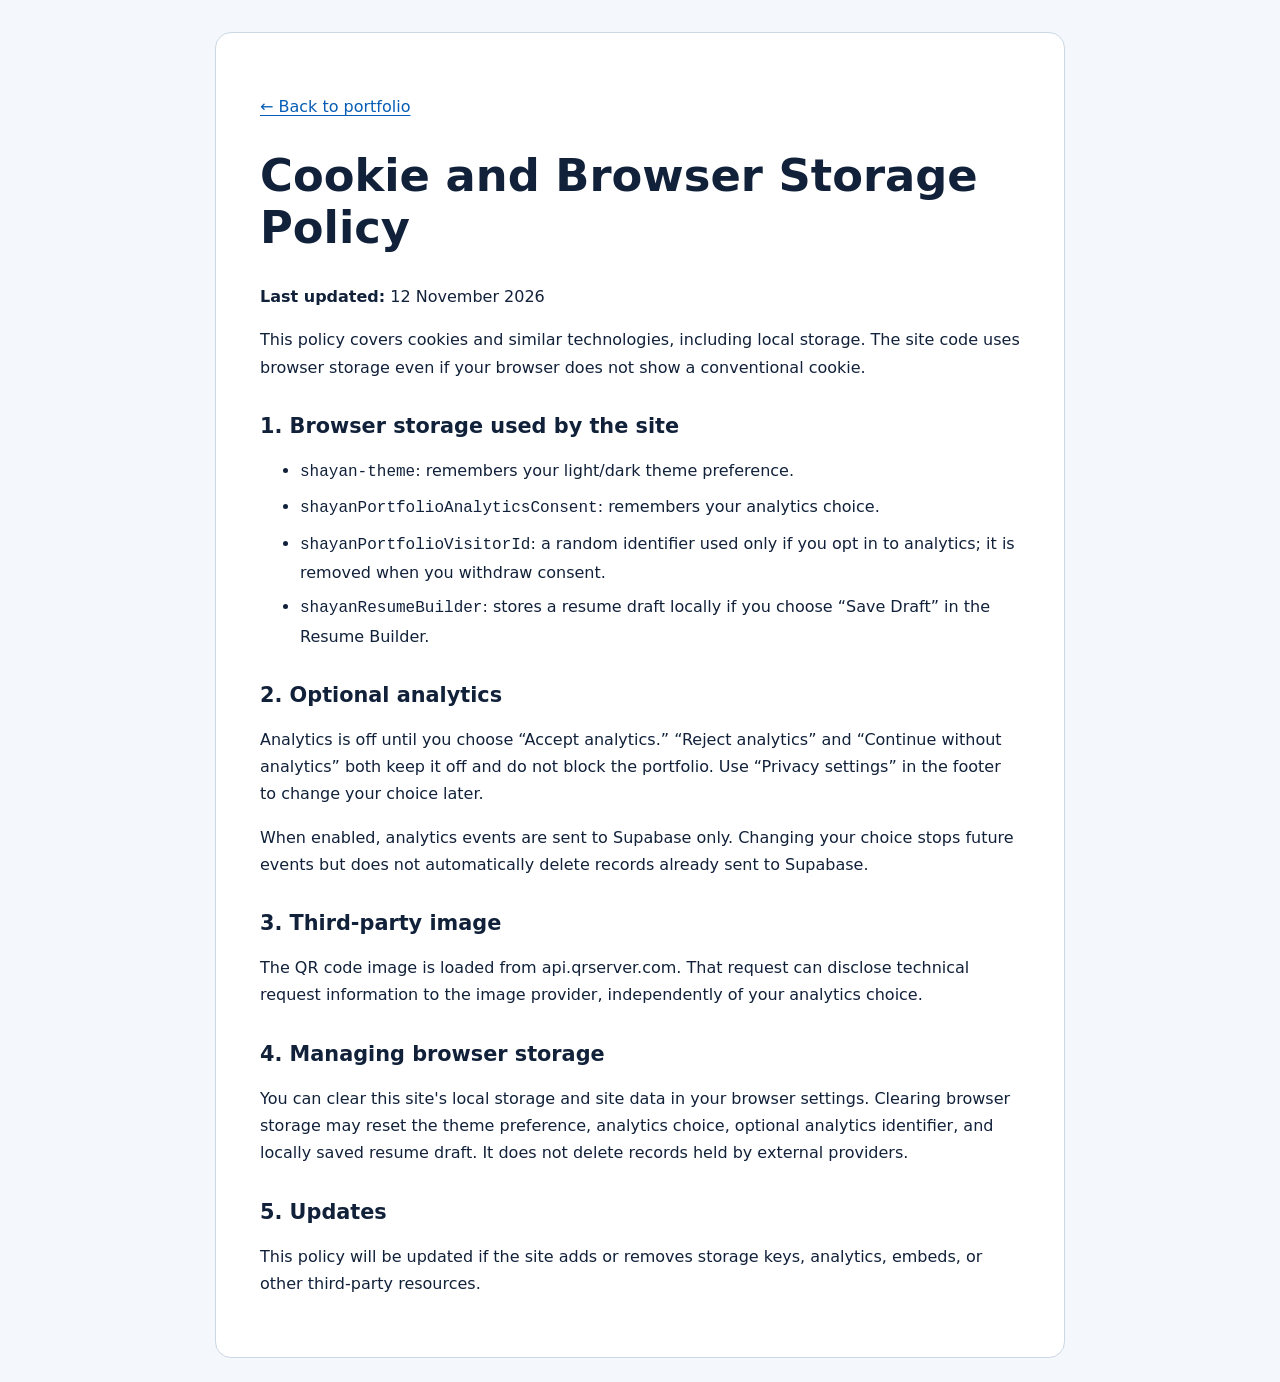
<file: cookie-policy.html>
<!doctype html>
<html lang="en">
<head>
<meta charset="utf-8">
<meta name="viewport" content="width=device-width, initial-scale=1">
<meta name="description" content="Cookie and browser-storage information for Syed Shayan Ali's portfolio.">
<meta name="referrer" content="strict-origin-when-cross-origin">
<title>Cookie and Browser Storage Policy | Syed Shayan Ali</title>
<link rel="stylesheet" href="legal.css">
</head>
<body>
<main class="legal">
<p><a href="index.html">← Back to portfolio</a></p>
<h1>Cookie and Browser Storage Policy</h1>
<p><strong>Last updated:</strong> 12 November 2026</p>
<p>This policy covers cookies and similar technologies, including local storage. The site code uses browser storage even if your browser does not show a conventional cookie.</p>
<h2>1. Browser storage used by the site</h2>
<ul>
<li><code>shayan-theme</code>: remembers your light/dark theme preference.</li>
<li><code>shayanPortfolioAnalyticsConsent</code>: remembers your analytics choice.</li>
<li><code>shayanPortfolioVisitorId</code>: a random identifier used only if you opt in to analytics; it is removed when you withdraw consent.</li>
<li><code>shayanResumeBuilder</code>: stores a resume draft locally if you choose “Save Draft” in the Resume Builder.</li>
</ul>
<h2>2. Optional analytics</h2>
<p>Analytics is off until you choose “Accept analytics.” “Reject analytics” and “Continue without analytics” both keep it off and do not block the portfolio. Use “Privacy settings” in the footer to change your choice later.</p>
<p>When enabled, analytics events are sent to Supabase only. Changing your choice stops future events but does not automatically delete records already sent to Supabase.</p>
<h2>3. Third-party image</h2>
<p>The QR code image is loaded from api.qrserver.com. That request can disclose technical request information to the image provider, independently of your analytics choice.</p>
<h2>4. Managing browser storage</h2>
<p>You can clear this site's local storage and site data in your browser settings. Clearing browser storage may reset the theme preference, analytics choice, optional analytics identifier, and locally saved resume draft. It does not delete records held by external providers.</p>
<h2>5. Updates</h2>
<p>This policy will be updated if the site adds or removes storage keys, analytics, embeds, or other third-party resources.</p>
</main>
</body>
</html>
</file>
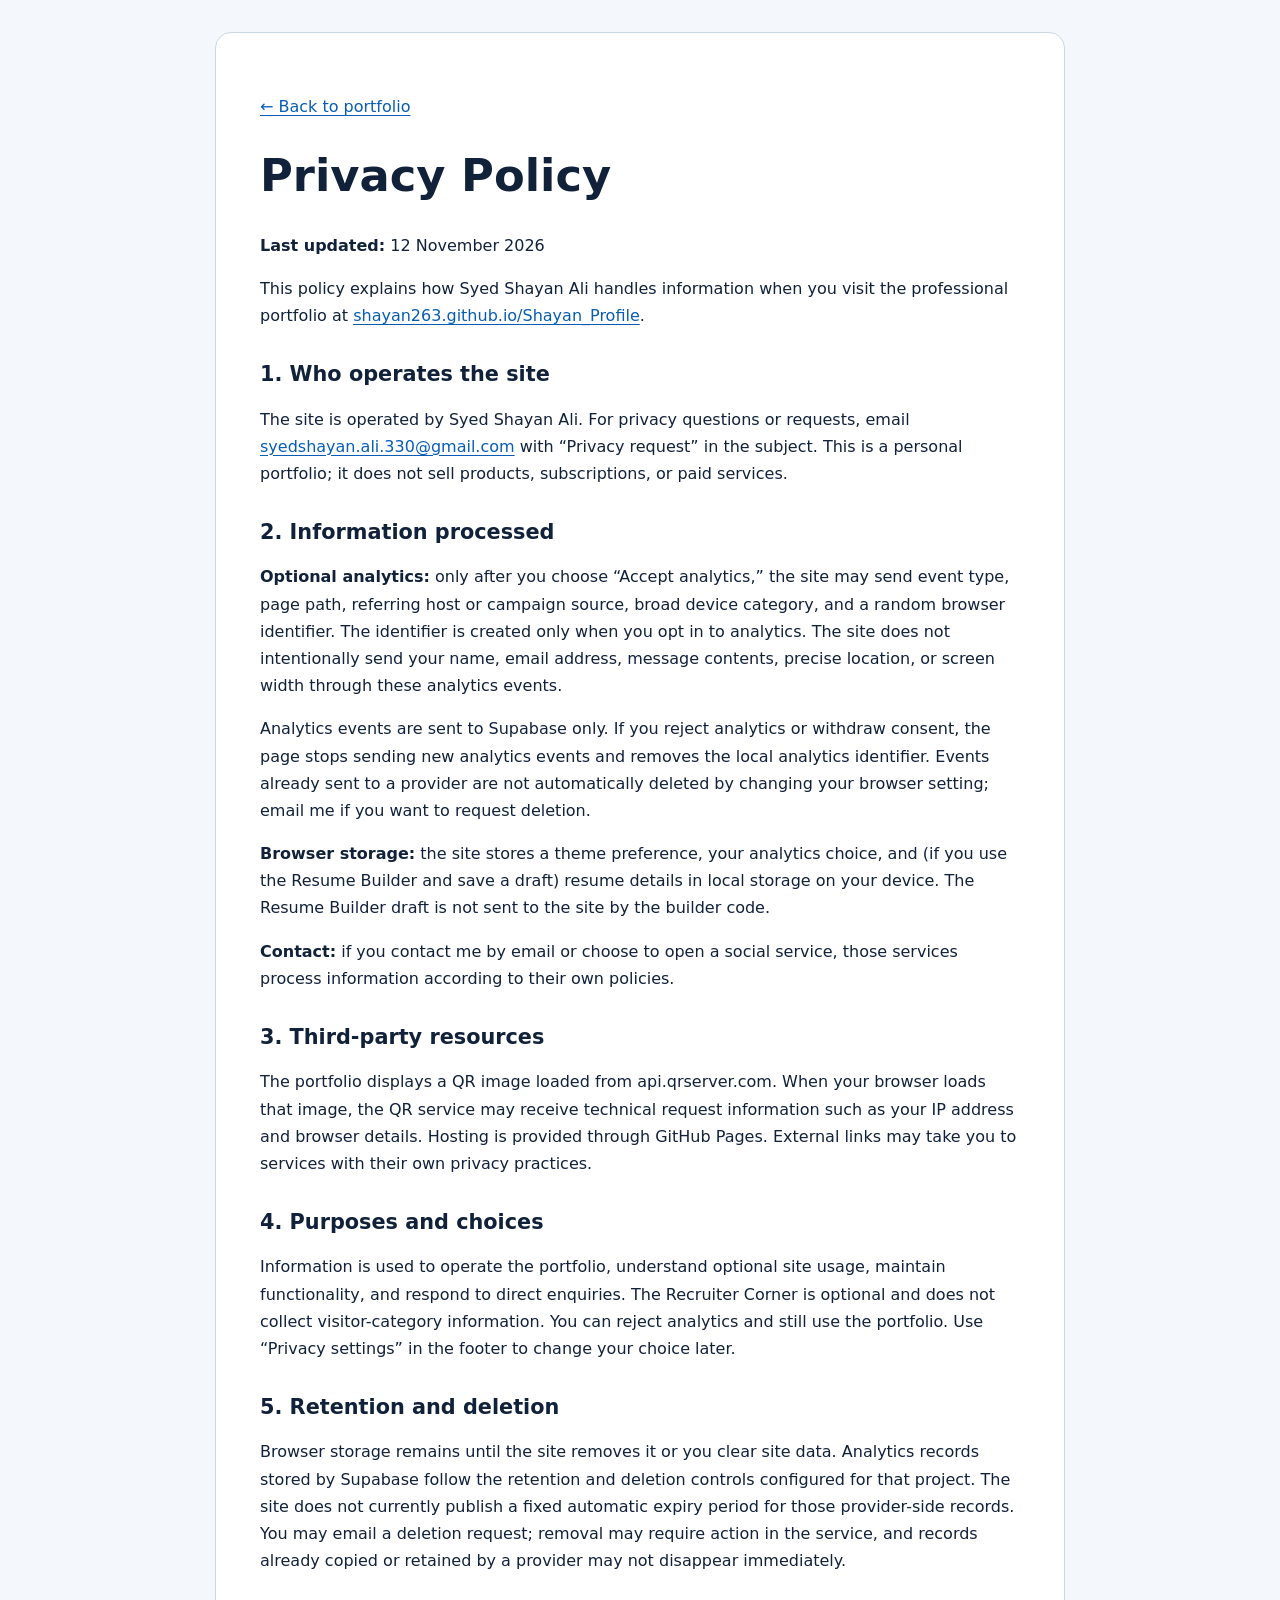
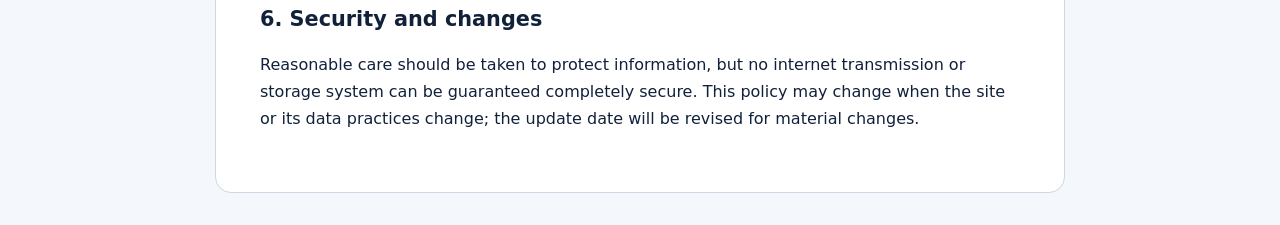
<file: privacy.html>
<!doctype html>
<html lang="en">
<head>
<meta charset="utf-8">
<meta name="viewport" content="width=device-width, initial-scale=1">
<meta name="description" content="Privacy Policy for Syed Shayan Ali's professional portfolio.">
<meta name="referrer" content="strict-origin-when-cross-origin">
<title>Privacy Policy | Syed Shayan Ali</title>
<link rel="stylesheet" href="legal.css">
</head>
<body>
<main class="legal">
<p><a href="index.html">← Back to portfolio</a></p>
<h1>Privacy Policy</h1>
<p><strong>Last updated:</strong> 12 November 2026</p>
<p>This policy explains how Syed Shayan Ali handles information when you visit the professional portfolio at <a href="https://shayan263.github.io/Shayan_Profile/">shayan263.github.io/Shayan_Profile</a>.</p>
<h2>1. Who operates the site</h2>
<p>The site is operated by Syed Shayan Ali. For privacy questions or requests, email <a href="mailto:syedshayan.ali.330@gmail.com">syedshayan.ali.330@gmail.com</a> with “Privacy request” in the subject. This is a personal portfolio; it does not sell products, subscriptions, or paid services.</p>
<h2>2. Information processed</h2>
<p><strong>Optional analytics:</strong> only after you choose “Accept analytics,” the site may send event type, page path, referring host or campaign source, broad device category, and a random browser identifier. The identifier is created only when you opt in to analytics. The site does not intentionally send your name, email address, message contents, precise location, or screen width through these analytics events.</p>
<p>Analytics events are sent to Supabase only. If you reject analytics or withdraw consent, the page stops sending new analytics events and removes the local analytics identifier. Events already sent to a provider are not automatically deleted by changing your browser setting; email me if you want to request deletion.</p>
<p><strong>Browser storage:</strong> the site stores a theme preference, your analytics choice, and (if you use the Resume Builder and save a draft) resume details in local storage on your device. The Resume Builder draft is not sent to the site by the builder code.</p>
<p><strong>Contact:</strong> if you contact me by email or choose to open a social service, those services process information according to their own policies.</p>
<h2>3. Third-party resources</h2>
<p>The portfolio displays a QR image loaded from api.qrserver.com. When your browser loads that image, the QR service may receive technical request information such as your IP address and browser details. Hosting is provided through GitHub Pages. External links may take you to services with their own privacy practices.</p>
<h2>4. Purposes and choices</h2>
<p>Information is used to operate the portfolio, understand optional site usage, maintain functionality, and respond to direct enquiries. The Recruiter Corner is optional and does not collect visitor-category information. You can reject analytics and still use the portfolio. Use “Privacy settings” in the footer to change your choice later.</p>
<h2>5. Retention and deletion</h2>
<p>Browser storage remains until the site removes it or you clear site data. Analytics records stored by Supabase follow the retention and deletion controls configured for that project. The site does not currently publish a fixed automatic expiry period for those provider-side records. You may email a deletion request; removal may require action in the service, and records already copied or retained by a provider may not disappear immediately.</p>
<h2>6. Security and changes</h2>
<p>Reasonable care should be taken to protect information, but no internet transmission or storage system can be guaranteed completely secure. This policy may change when the site or its data practices change; the update date will be revised for material changes.</p>
</main>
</body>
</html>
</file>
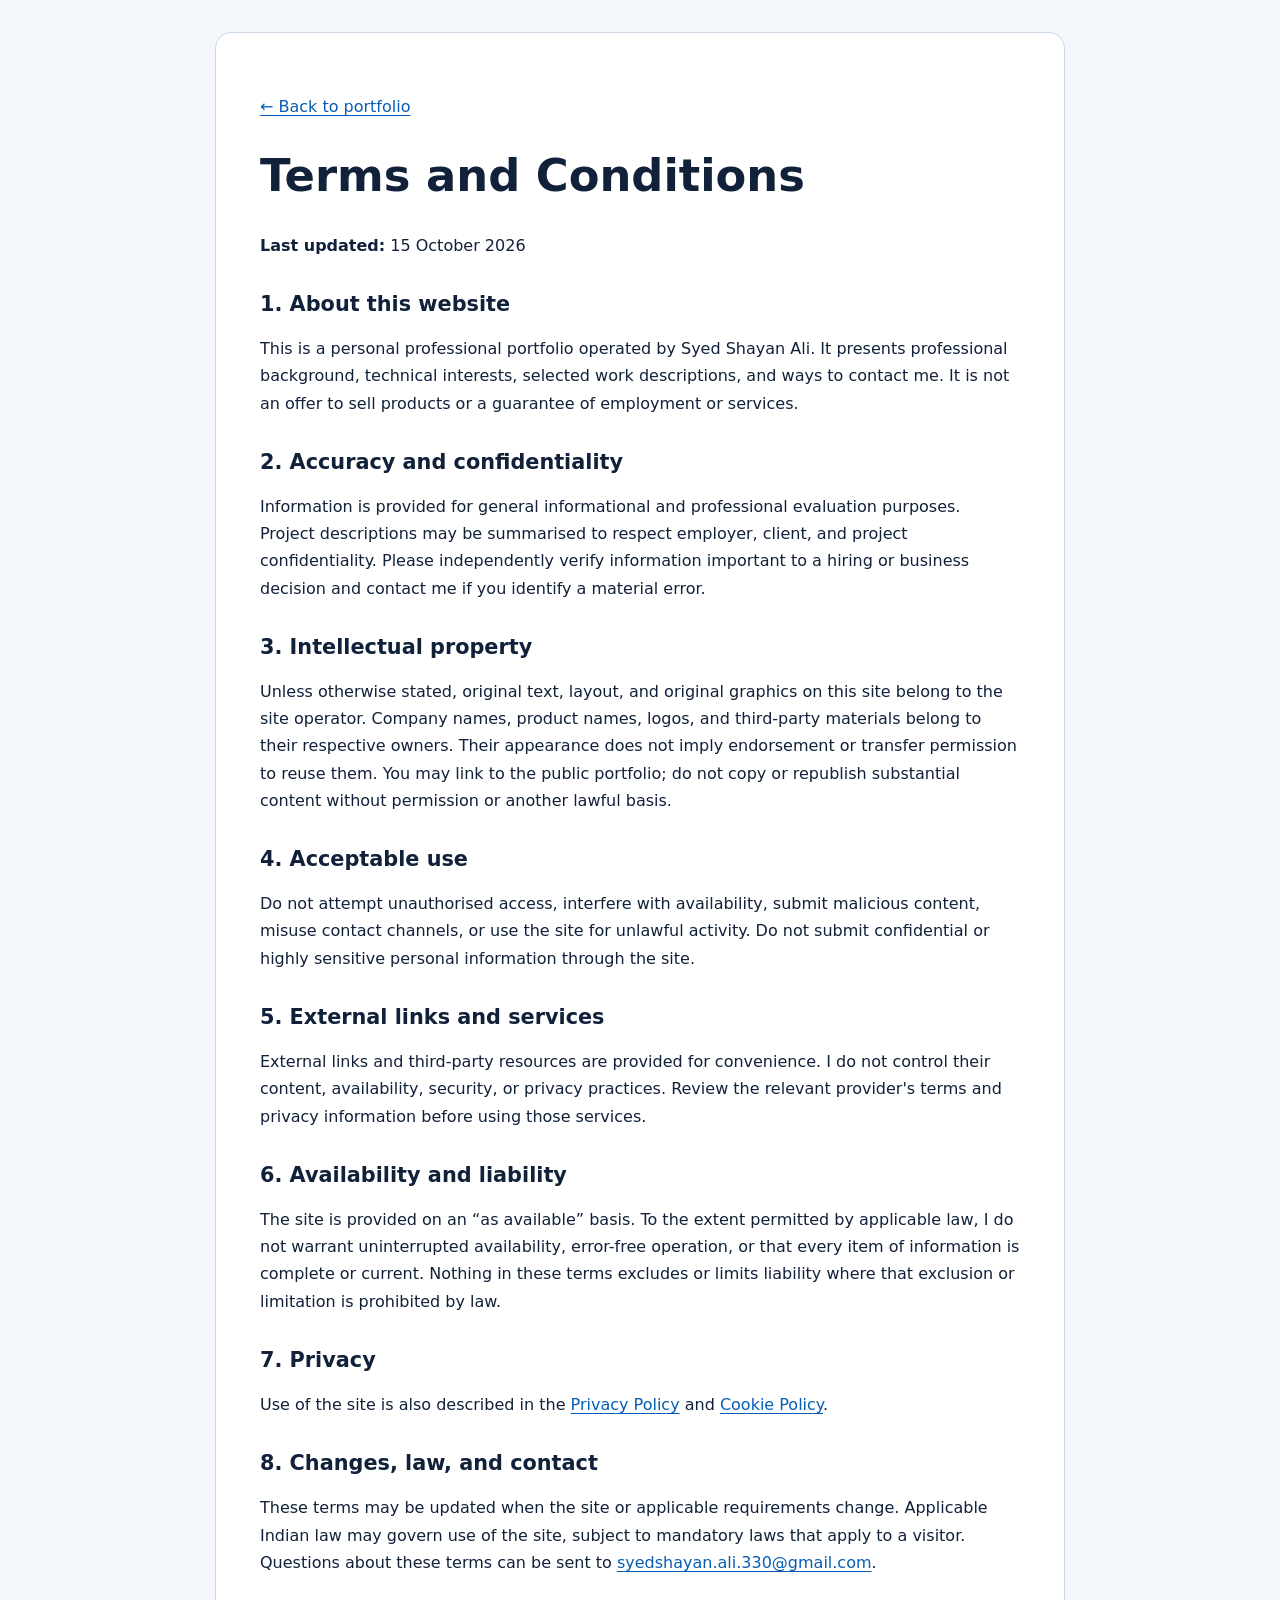
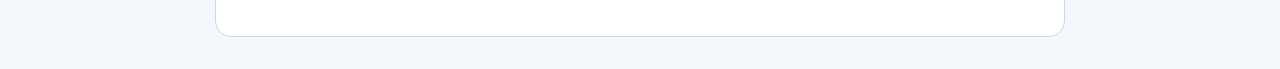
<file: terms.html>
<!doctype html>
<html lang="en">
<head>
<meta charset="utf-8">
<meta name="viewport" content="width=device-width, initial-scale=1">
<meta name="description" content="Terms for using Syed Shayan Ali's professional portfolio.">
<meta name="referrer" content="strict-origin-when-cross-origin">
<title>Terms and Conditions | Syed Shayan Ali</title>
<link rel="stylesheet" href="legal.css">
</head>
<body>
<main class="legal">
<p><a href="index.html">← Back to portfolio</a></p>
<h1>Terms and Conditions</h1>
<p><strong>Last updated:</strong> 15 October 2026</p>
<h2>1. About this website</h2>
<p>This is a personal professional portfolio operated by Syed Shayan Ali. It presents professional background, technical interests, selected work descriptions, and ways to contact me. It is not an offer to sell products or a guarantee of employment or services.</p>
<h2>2. Accuracy and confidentiality</h2>
<p>Information is provided for general informational and professional evaluation purposes. Project descriptions may be summarised to respect employer, client, and project confidentiality. Please independently verify information important to a hiring or business decision and contact me if you identify a material error.</p>
<h2>3. Intellectual property</h2>
<p>Unless otherwise stated, original text, layout, and original graphics on this site belong to the site operator. Company names, product names, logos, and third-party materials belong to their respective owners. Their appearance does not imply endorsement or transfer permission to reuse them. You may link to the public portfolio; do not copy or republish substantial content without permission or another lawful basis.</p>
<h2>4. Acceptable use</h2>
<p>Do not attempt unauthorised access, interfere with availability, submit malicious content, misuse contact channels, or use the site for unlawful activity. Do not submit confidential or highly sensitive personal information through the site.</p>
<h2>5. External links and services</h2>
<p>External links and third-party resources are provided for convenience. I do not control their content, availability, security, or privacy practices. Review the relevant provider's terms and privacy information before using those services.</p>
<h2>6. Availability and liability</h2>
<p>The site is provided on an “as available” basis. To the extent permitted by applicable law, I do not warrant uninterrupted availability, error-free operation, or that every item of information is complete or current. Nothing in these terms excludes or limits liability where that exclusion or limitation is prohibited by law.</p>
<h2>7. Privacy</h2>
<p>Use of the site is also described in the <a href="privacy.html">Privacy Policy</a> and <a href="cookie-policy.html">Cookie Policy</a>.</p>
<h2>8. Changes, law, and contact</h2>
<p>These terms may be updated when the site or applicable requirements change. Applicable Indian law may govern use of the site, subject to mandatory laws that apply to a visitor. Questions about these terms can be sent to <a href="mailto:syedshayan.ali.330@gmail.com">syedshayan.ali.330@gmail.com</a>.</p>
</main>
</body>
</html>
</file>
<file: legal.css>
*{box-sizing:border-box}
:root{color-scheme:light dark;--bg:#f4f7fb;--surface:#fff;--text:#11213a;--muted:#46566d;--link:#075db5;--border:#cbd7e5}
@media(prefers-color-scheme:dark){:root{--bg:#09111d;--surface:#0e1725;--text:#edf4ff;--muted:#c0cde0;--link:#8bc2ff;--border:#38516e}}
body{margin:0;background:var(--bg);color:var(--text);font:16px/1.7 system-ui,-apple-system,"Segoe UI",Roboto,Arial,sans-serif}
.legal{max-width:850px;margin:32px auto;padding:clamp(20px,5vw,44px);background:var(--surface);border:1px solid var(--border);border-radius:16px}
h1{line-height:1.15;font-size:clamp(2rem,5vw,2.8rem)}h2{margin-top:2rem;font-size:1.3rem;line-height:1.3}
a{color:var(--link);text-underline-offset:3px}a:focus-visible{outline:3px solid var(--link);outline-offset:3px}
code{overflow-wrap:anywhere}li{margin:.45rem 0}
</file>
